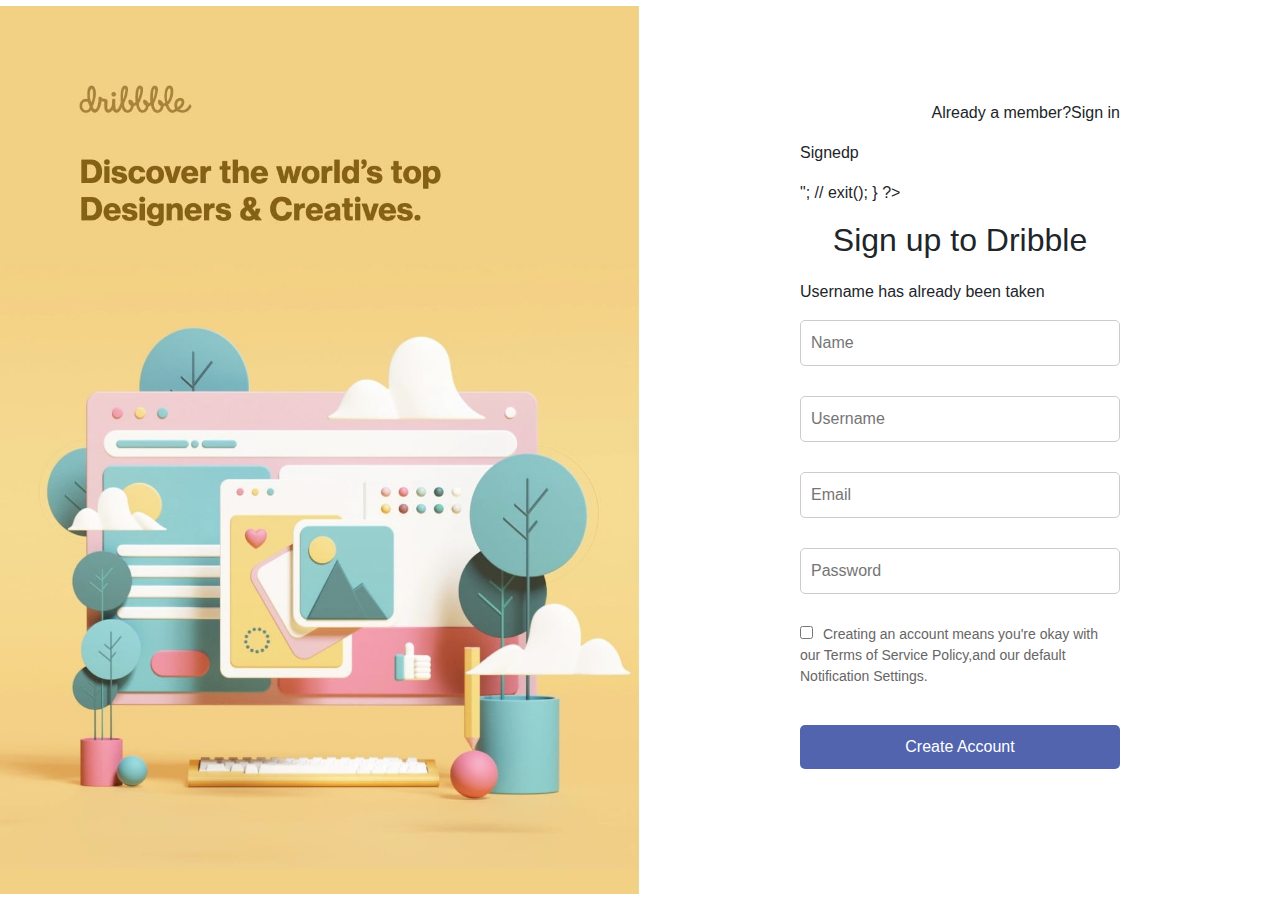
<file: dribble/index.html>
<!DOCTYPE html>
<html lang="en">
<head>
    <meta charset="UTF-8">
    <meta name="viewport" content="width=device-width, initial-scale=1.0">
    <title>Login Page</title>
    <link rel="stylesheet" href="https://cdn.jsdelivr.net/npm/bootstrap@4.6.2/dist/css/bootstrap.min.css">
    <link rel="stylesheet" href="style.css">
</head>
<body>
    <section>
        <div class="imgBx">
            <img src="13824.jpg" alt="Background Image">
        </div>

        <div class="contentBx">
            <div class="formBx">
              <div class="text-right"><p>Already a member?Sign in </p></div>
<p><?php 
session_start();
    if(isset($_SESSION['signup']) && $_SESSION['signup']==true){
         echo "<p>Signedp</p>";
        //  exit();
    }
  
    
?></p>
                <h2>Sign up to Dribble</h2>
                
                <p>Username has already been taken</p>
                <form action="/Dribble/partials/Signup.php" method="post">
                    <div class="inputBx">
                      
                        <input type="text" name="Name" placeholder="Name">    
                    </div>
                    <div class="inputBx">
                        <input type="text" name="Username" placeholder="Username">    
                    </div>
                    <div class="inputBx">
                        <input type="email" name="Email" placeholder="Email">    
                    </div>
                    <div class="inputBx">
                        <input type="password" name="Password" placeholder="Password">    
                    </div>
                    <div class="remember">
                        <label for="">
                            <input type="checkbox" name="">Creating an account means you're okay with our Terms of Service Policy,and our default Notification Settings.
                        </label>
                    </div>
                    <div class="inputBx">
                        <input type="submit" value="Create Account" name="">    
                    </div>
                   
                </form>
            </div>
        </div>
    </section>
    <script src="https://cdn.jsdelivr.net/npm/jquery@3.5.1/dist/jquery.slim.min.js"></script>
    <script src="https://cdn.jsdelivr.net/npm/bootstrap@4.6.2/dist/js/bootstrap.bundle.min.js"></script>
</body>
</html>
</file>
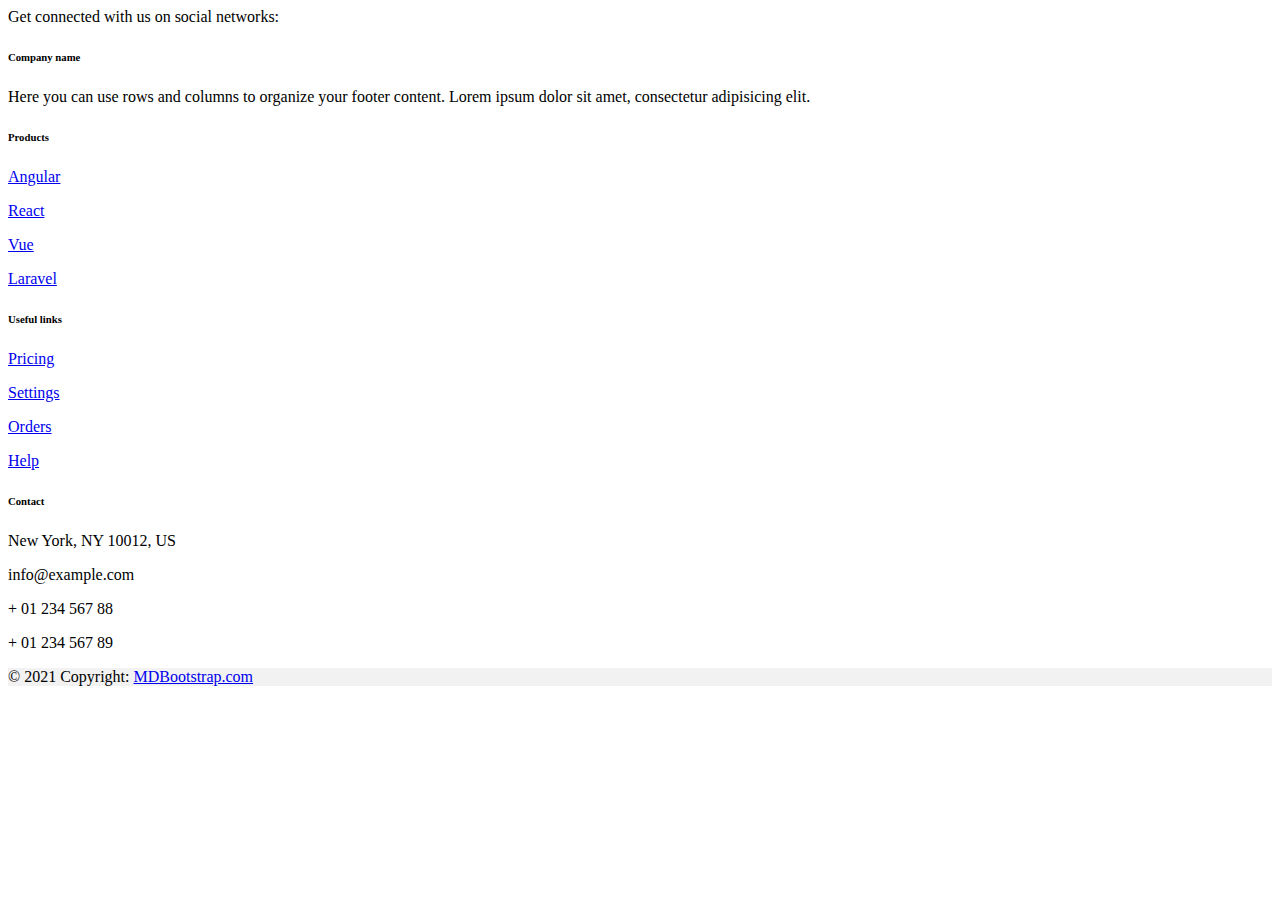
<file: dribble/footer.html>
<!doctype html>
<html lang="en">
  <head>
    <!-- Required meta tags -->
    <meta charset="utf-8">
    <meta name="viewport" content="width=device-width, initial-scale=1, shrink-to-fit=no">

    <!-- Bootstrap CSS -->
    <link rel="stylesheet" href="https://cdn.jsdelivr.net/npm/bootstrap@4.6.2/dist/css/bootstrap.min.css" integrity="sha384-xOolHFLEh07PJGoPkLv1IbcEPTNtaed2xpHsD9ESMhqIYd0nLMwNLD69Npy4HI+N" crossorigin="anonymous">

    <title>Hello, world!</title>
  </head>
  <body>


  <!-- Remove the container if you want to extend the Footer to full width. -->
<!-- Footer -->
<footer class="text-center text-lg-start bg-body-tertiary text-muted">
  <!-- Section: Social media -->
  <section class="d-flex justify-content-center justify-content-lg-between p-4 border-bottom">
    <!-- Left -->
    <div class="me-5 d-none d-lg-block">
      <span>Get connected with us on social networks:</span>
    </div>
    <!-- Left -->

    <!-- Right -->
    <div>
      <a href="" class="me-4 text-reset">
        <i class="fab fa-facebook-f"></i>
      </a>
      <a href="" class="me-4 text-reset">
        <i class="fab fa-twitter"></i>
      </a>
      <a href="" class="me-4 text-reset">
        <i class="fab fa-google"></i>
      </a>
      <a href="" class="me-4 text-reset">
        <i class="fab fa-instagram"></i>
      </a>
      <a href="" class="me-4 text-reset">
        <i class="fab fa-linkedin"></i>
      </a>
      <a href="" class="me-4 text-reset">
        <i class="fab fa-github"></i>
      </a>
    </div>
    <!-- Right -->
  </section>
  <!-- Section: Social media -->

  <!-- Section: Links  -->
  <section class="">
    <div class="container text-center text-md-start mt-5">
      <!-- Grid row -->
      <div class="row mt-3">
        <!-- Grid column -->
        <div class="col-md-3 col-lg-4 col-xl-3 mx-auto mb-4">
          <!-- Content -->
          <h6 class="text-uppercase fw-bold mb-4">
            <i class="fas fa-gem me-3"></i>Company name
          </h6>
          <p>
            Here you can use rows and columns to organize your footer content. Lorem ipsum
            dolor sit amet, consectetur adipisicing elit.
          </p>
        </div>
        <!-- Grid column -->

        <!-- Grid column -->
        <div class="col-md-2 col-lg-2 col-xl-2 mx-auto mb-4">
          <!-- Links -->
          <h6 class="text-uppercase fw-bold mb-4">
            Products
          </h6>
          <p>
            <a href="#!" class="text-reset">Angular</a>
          </p>
          <p>
            <a href="#!" class="text-reset">React</a>
          </p>
          <p>
            <a href="#!" class="text-reset">Vue</a>
          </p>
          <p>
            <a href="#!" class="text-reset">Laravel</a>
          </p>
        </div>
        <!-- Grid column -->

        <!-- Grid column -->
        <div class="col-md-3 col-lg-2 col-xl-2 mx-auto mb-4">
          <!-- Links -->
          <h6 class="text-uppercase fw-bold mb-4">
            Useful links
          </h6>
          <p>
            <a href="#!" class="text-reset">Pricing</a>
          </p>
          <p>
            <a href="#!" class="text-reset">Settings</a>
          </p>
          <p>
            <a href="#!" class="text-reset">Orders</a>
          </p>
          <p>
            <a href="#!" class="text-reset">Help</a>
          </p>
        </div>
        <!-- Grid column -->

        <!-- Grid column -->
        <div class="col-md-4 col-lg-3 col-xl-3 mx-auto mb-md-0 mb-4">
          <!-- Links -->
          <h6 class="text-uppercase fw-bold mb-4">Contact</h6>
          <p><i class="fas fa-home me-3"></i> New York, NY 10012, US</p>
          <p>
            <i class="fas fa-envelope me-3"></i>
            info@example.com
          </p>
          <p><i class="fas fa-phone me-3"></i> + 01 234 567 88</p>
          <p><i class="fas fa-print me-3"></i> + 01 234 567 89</p>
        </div>
        <!-- Grid column -->
      </div>
      <!-- Grid row -->
    </div>
  </section>
  <!-- Section: Links  -->

  <!-- Copyright -->
  <div class="text-center p-4" style="background-color: rgba(0, 0, 0, 0.05);">
    © 2021 Copyright:
    <a class="text-reset fw-bold" href="https://mdbootstrap.com/">MDBootstrap.com</a>
  </div>
  <!-- Copyright -->
</footer>
<!-- Footer -->
<!-- End of .container -->

    <!-- Optional JavaScript; choose one of the two! -->

    <!-- Option 1: jQuery and Bootstrap Bundle (includes Popper) -->
    <script src="https://cdn.jsdelivr.net/npm/jquery@3.5.1/dist/jquery.slim.min.js" integrity="sha384-DfXdz2htPH0lsSSs5nCTpuj/zy4C+OGpamoFVy38MVBnE+IbbVYUew+OrCXaRkfj" crossorigin="anonymous"></script>
    <script src="https://cdn.jsdelivr.net/npm/bootstrap@4.6.2/dist/js/bootstrap.bundle.min.js" integrity="sha384-Fy6S3B9q64WdZWQUiU+q4/2Lc9npb8tCaSX9FK7E8HnRr0Jz8D6OP9dO5Vg3Q9ct" crossorigin="anonymous"></script>

    <!-- Option 2: Separate Popper and Bootstrap JS -->
    <!--
    <script src="https://cdn.jsdelivr.net/npm/jquery@3.5.1/dist/jquery.slim.min.js" integrity="sha384-DfXdz2htPH0lsSSs5nCTpuj/zy4C+OGpamoFVy38MVBnE+IbbVYUew+OrCXaRkfj" crossorigin="anonymous"></script>
    <script src="https://cdn.jsdelivr.net/npm/popper.js@1.16.1/dist/umd/popper.min.js" integrity="sha384-9/reFTGAW83EW2RDu2S0VKaIzap3H66lZH81PoYlFhbGU+6BZp6G7niu735Sk7lN" crossorigin="anonymous"></script>
    <script src="https://cdn.jsdelivr.net/npm/bootstrap@4.6.2/dist/js/bootstrap.min.js" integrity="sha384-+sLIOodYLS7CIrQpBjl+C7nPvqq+FbNUBDunl/OZv93DB7Ln/533i8e/mZXLi/P+" crossorigin="anonymous"></script>
    -->
  </body>
</html>
</file>
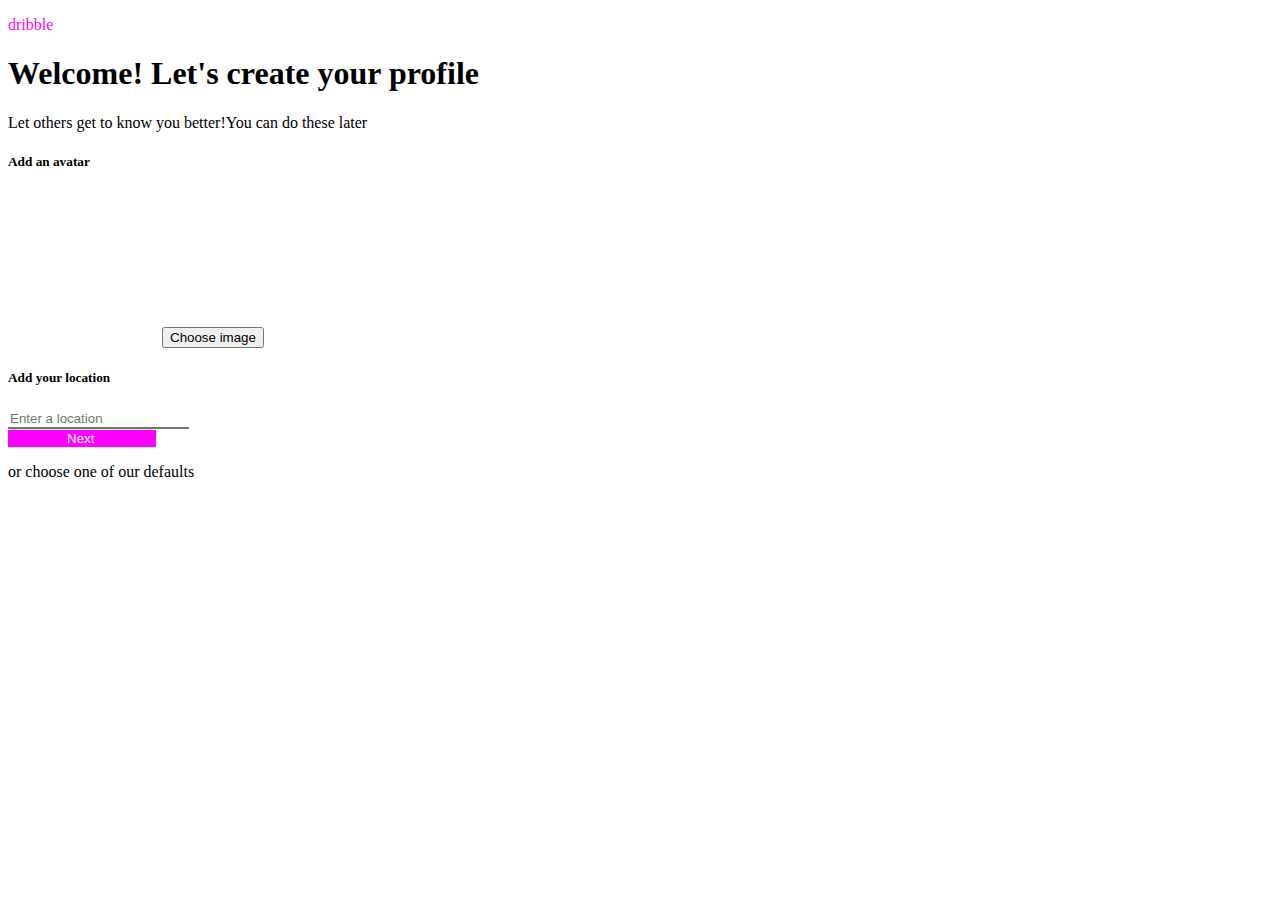
<file: dribble/Profile.html>
<!doctype html>
<html lang="en">

<head>
  <!-- Required meta tags -->
  <meta charset="utf-8">
  <meta name="viewport" content="width=device-width, initial-scale=1, shrink-to-fit=no">

  <!-- Bootstrap CSS -->
  <link rel="stylesheet" href="https://cdn.jsdelivr.net/npm/bootstrap@4.6.2/dist/css/bootstrap.min.css"
    integrity="sha384-xOolHFLEh07PJGoPkLv1IbcEPTNtaed2xpHsD9ESMhqIYd0nLMwNLD69Npy4HI+N" crossorigin="anonymous">

  <style>
    .location {
      border-top: none;
      border-left: none;
      border-right: none;

    }

    .button {
      color: white;
      background-color: #FF00FF;
      margin: auto;
      padding-left: 59px;
      padding-right: 62px;
      border: none;
      /* text-size: small; */
    }

    .button:hover {
      opacity: 0.2;
      /* background-color: aqua; */
    }

    .user {
      display: inline-block;
      width: 150px;
      height: 150px;
      border-radius: 50%;

      background-repeat: no-repeat;
      background-position: center center;
      background-size: cover;
    }

    .one {
      background-image: url('https://via.placeholder.com/400x200');
    }
  </style>
  <title>Hello, world!</title>
</head>

<body>
  <p class="font-italic" style="color: 	#FF00FF">dribble</p>
  <!-- <div class="text-center">  -->
  <section>
    <h1 class="text-center">Welcome! Let's create your profile</h1>
    <p class="text-center"> Let others get to know you better!You can do these later</p>


    <h5> Add an avatar</h5>
    <div>
    <div class="user one">

    </div>
    <button type="button" class="btn btn-link">Choose image</button>
  </div>

    <h5>Add your location</h5>
    <input type="tewt" placeholder="Enter a location" class="location" /><br>
    <button class="button">Next</button>
    <p>or choose one of our defaults</p>
  </section>

  <!-- <a href="#"
       onMouseOver="this.style.color='red'"
       onMouseOut="this.style.color='green'">
      GeeksforGeeks
      </a> -->
  <!-- Optional JavaScript; choose one of the two! -->

  <!-- Option 1: jQuery and Bootstrap Bundle (includes Popper) -->
  <script src="https://cdn.jsdelivr.net/npm/jquery@3.5.1/dist/jquery.slim.min.js"
    integrity="sha384-DfXdz2htPH0lsSSs5nCTpuj/zy4C+OGpamoFVy38MVBnE+IbbVYUew+OrCXaRkfj"
    crossorigin="anonymous"></script>
  <script src="https://cdn.jsdelivr.net/npm/bootstrap@4.6.2/dist/js/bootstrap.bundle.min.js"
    integrity="sha384-Fy6S3B9q64WdZWQUiU+q4/2Lc9npb8tCaSX9FK7E8HnRr0Jz8D6OP9dO5Vg3Q9ct"
    crossorigin="anonymous"></script>

  <!-- Option 2: Separate Popper and Bootstrap JS -->
  <!--
    <script src="https://cdn.jsdelivr.net/npm/jquery@3.5.1/dist/jquery.slim.min.js" integrity="sha384-DfXdz2htPH0lsSSs5nCTpuj/zy4C+OGpamoFVy38MVBnE+IbbVYUew+OrCXaRkfj" crossorigin="anonymous"></script>
    <script src="https://cdn.jsdelivr.net/npm/popper.js@1.16.1/dist/umd/popper.min.js" integrity="sha384-9/reFTGAW83EW2RDu2S0VKaIzap3H66lZH81PoYlFhbGU+6BZp6G7niu735Sk7lN" crossorigin="anonymous"></script>
    <script src="https://cdn.jsdelivr.net/npm/bootstrap@4.6.2/dist/js/bootstrap.min.js" integrity="sha384-+sLIOodYLS7CIrQpBjl+C7nPvqq+FbNUBDunl/OZv93DB7Ln/533i8e/mZXLi/P+" crossorigin="anonymous"></script>
    -->
</body>

</html>
</file>
<file: dribble/style.css>
* {
    margin: 0;
    padding: 0;
    font-family: 'Poppins', sans-serif;
}
body{
 
}

section {
    position: relative;
    width: 100%;
    height: 100vh;
    display: flex;
}

.imgBx {
    flex: 1;
    display: flex;
    justify-content: center;
    align-items: center;
}

.imgBx img {
    max-width: 100%;
    height: auto;
}

.contentBx {
    flex: 1;
    display: flex;
    justify-content: center;
    align-items: center;
}

.formBx {
    max-width: 400px;
    padding: 40px;
    border-radius: 10px;
    background: #fff;
    /* box-shadow: 0 15px 20px rgba(0, 0, 0, 0.1); */
}

.formBx h2 {
    text-align: center;
    margin-bottom: 20px;
}

.inputBx {
    position: relative;
    margin-bottom: 30px;
   
}

.inputBx span {
    position: absolute;
    left: 10px;
    top: 50%;
    transform: translateY(-50%);
    color: #333;
    transition: 0.5s;
    pointer-events: none;
}

.inputBx input {
    width: 100%;
    padding: 10px;
    outline: none;
    border: 1px solid #ccc;
    border-radius: 5px;
}

.inputBx input:focus + span,
.inputBx input:valid + span {
    top: -5px;
    left: 10px;
    font-size: 12px;
    color: #5264AE;
}

.remember {
    margin-bottom: 30px;
}

.remember input {
    margin-right: 10px;
}

.remember label {
    font-size: 14px;
    color: #666;
}

.inputBx input[type="submit"] {
    background: #5264AE;
    color: #fff;
    border: none;
    cursor: pointer;
}

.inputBx input[type="submit"]:hover {
    background: #4054A1;
}

.inputBx p {
    text-align: center;
}

.inputBx p a {
    color:palevioletred;
    text-decoration: none;
}

.inputBx p a:hover {
    text-decoration: underline;
}
</file>
